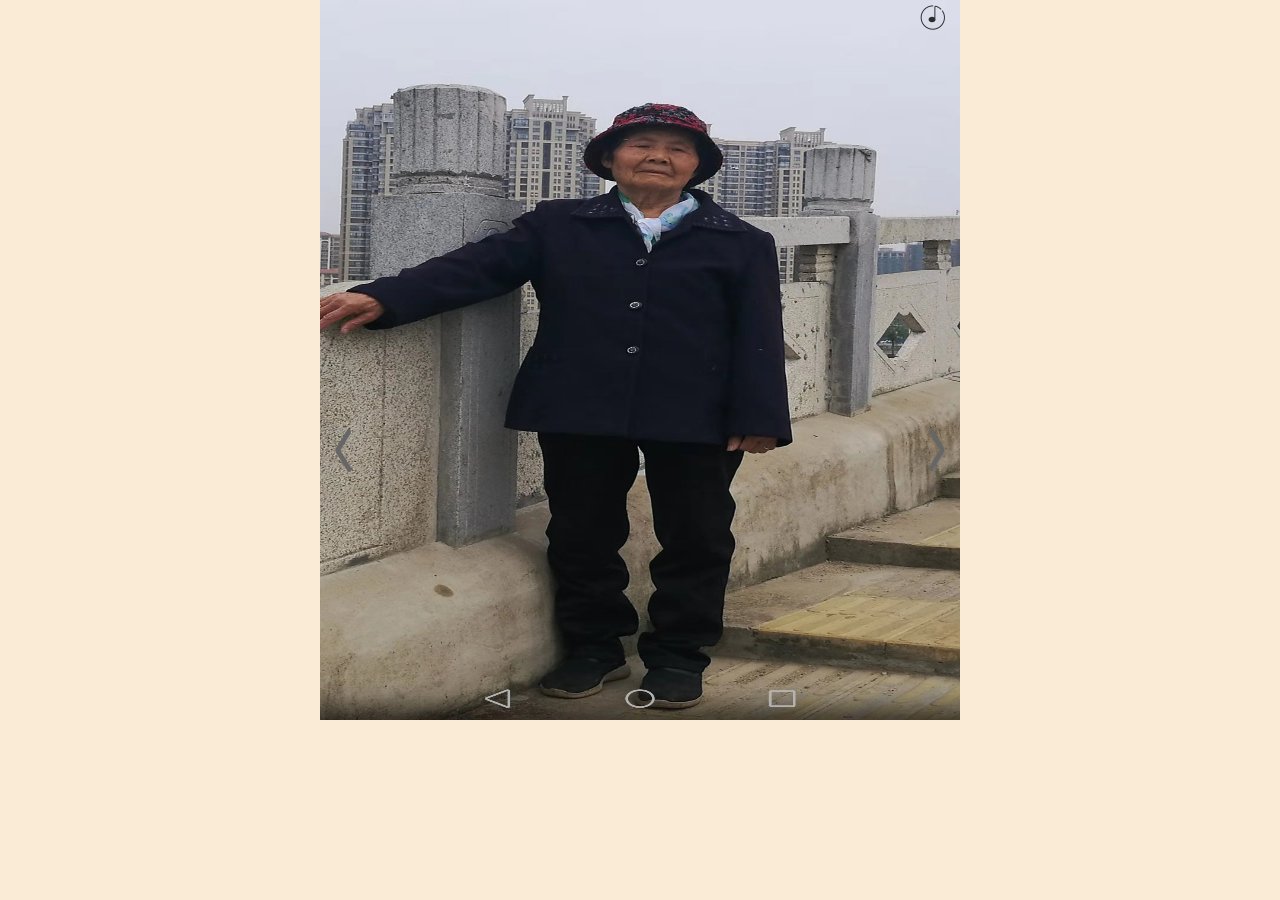
<file: grandma/index.html>
﻿<!DOCTYPE html>
<html>

	<head>
		<meta http-equiv="Content-Type" content="text/html; charset=utf-8" />
		<title>奶奶的相册</title>
		<meta name="viewport" content="initial-scale=1">
		<!--<link rel="stylesheet" href="../../dist/css/swiper.min.css">
<script src="../../dist/js/swiper.min.js"></script>-->
		<link rel="stylesheet" href="css/swiper.min.css">
		<link rel="stylesheet" href="css/animate.min.css">
		<style>
			* {
				margin: 0;
				padding: 0;
			}
			
			html,
			body,
			#banner,
			#banner .swiper-slide {
				height: 100%;
			}
			
			#banner .swiper-wrapper {
				/*display: none;*/
			}
			
			body {
				background: antiquewhite;
				overflow: hidden;
			}
			
			#banner .swiper-slide {
				overflow: hidden;
			}
			
			#banner .swiper-slide img {
				width: 100%;
			}
			
			.text_p {
				color: brown;
				font-size: 18px;
				    position: absolute;
    bottom: 5%;
			}
			
			.thumb-list {
				position: absolute;
				width: 100%;
				left: 0;
				bottom: 5%;
			}
			
			.thumb {
				width: 20%;
				margin-left: 4%;
				float: left;
			}
			
			.thumb .swiper-slide img {
				width: 100%;
				display: block;
			}
			
			.swiper-container .right {
				background-image: url("img/jt_right.png")!important;
			}
			
			.swiper-container .left {
				background-image: url("img/jt_right.png")!important;
				transform: rotate(180deg);
				-webkit-transform: rotate(180deg);
			}
			
			.yue {
				position: absolute;
				top: 0;
				left: 0;
				z-index: -1;
				opacity: 0;
			}
			
			.bgimg {
				overflow: hidden;
				margin: 0 0 20px 0;
				position: relative;
				/* max-height: 90vh; */
				height: 100%;
			}
			
			.info {
				color: azure;
				height: 300px;
				background-repeat: no-repeat;
				background-size: 110%;
				background-position: center;
				text-align: center;
				margin-top: 15%;
				padding-top: 20%;
				letter-spacing: 2px;
				line-height: 32px;
			}
			
			.p1 {
				width: 100%;
				top: 20%;
				position: absolute;
			}
			
			.p2 {
				top: 30%;
				position: absolute;
				left: 50%;
				transform: translate(-50%, -50%);
				width: 100%;
			}
			
			.p3 {
				top: 40%;
				position: absolute;
				left: 50%;
				transform: translate(-50%, -50%);
				width: 100%;
			}
			
			.loading {
				height: 100%;
				text-align: center;
				position: relative;
				background: aliceblue;
			}
			
			.page {
				position: absolute;
				left: 50%;
				top: 50%;
				transform: translate(-50%, -50%);
			}
			
			.gif_demo {
				position: fixed;
				top: 0;
				left: 0;
				width: 100%;
				height: 100%;
				background: #121C1D;
				z-index: 9999999999;
				-webkit-perspective: 2000px;
			}
			
			.load_img {
				position: absolute;
				top: 40%;
				left: 50%;
				width: 80px;
				height: 80px;
				margin: -30px auto 0px -30px;
				-webkit-animation: 3s linear 0s infinite flipY;
				border-radius: 50%;
			}
			
			@keyframes flipY {
				0% {
					-webkit-transform: perspective(1200px) rotateY(0deg);
					transform: perspective(1200px) rotateY(0deg);
				}
				100% {
					-webkit-transform: perspective(1200px) rotateY(360deg);
					transform: perspective(1200px) rotateY(360deg);
				}
			}
			
			@-webkit-keyframes flipY {
				0% {
					-webkit-transform: perspective(200px) rotateY(0deg);
					transform: perspective(200px) rotateY(0deg);
				}
				100% {
					-webkit-transform: perspective(200px) rotateY(360deg);
					transform: perspective(200px) rotateY(360deg);
				}
			}
			/**音乐**/

.pauseBtn {
	background: url(img/music1.png) no-repeat;
	background-size: 100% 100%;
  position: absolute;

	width: 25px;
	height: 25px;
	top: 5px;
	right: 15px;
	    z-index: 100;
}

.rotate {
	-webkit-animation: rotate 3s infinite linear;
	animation: rotate 3s infinite linear;
}

@-webkit-keyframes rotate {
	0% {
		transform: rotate(0deg);
	}
	100% {
		transform: rotate(360deg);
	}
}

@keyframes rotate {
	0% {
		transform: rotate(0deg);
	}
	100% {
		transform: rotate(360deg);
	}
}
.xzAni {
animation: xz 15s ease infinite both;
}
.resize{
	height: 80vh;
}
/*旋转放大*/
@keyframes xz {
  0% {
      transform: rotate(0deg) scale(1);
  }
  50%{  transform: rotate(7deg) scale(1.2); }

  100%{  transform: rotate(0) scale(1) }
}
/*曲折进入*/
  @-webkit-keyframes qzin {
                0% {
                     transform: scaleX(0.6) scaleY(0.6) translateX(3px) translateY(941px) rotate(-10deg) rotateX(0deg) rotateY(0deg);
                }

                50% {
                    transform: scaleX(0.7) scaleY(0.7) translateX(0px) translateY(0px) rotate(10deg) rotateX(0deg) rotateY(0deg);
                }

                100% {
                     transform: scaleX(1) scaleY(1) translateX(0px) translateY(0px) rotate(0deg) rotateX(0deg) rotateY(0deg);
                }
   }
   .qzin {
animation: qzin 8s ease infinite both;
} 
		</style>
	</head>

	<body>
		<div class="loading">
			<div class="pageLoading"><img class="load_img" src="img/zhu.jpg" /></div>
			<div class="page">
				<div class="h832" style="padding-top: 0px;">
					<div class="innerDiv">
						<div class="line_c">
							<div class="line"></div>
						</div>
						<p>0% loading...</p>
					</div>
				</div>
			</div>
		</div>
<audio id="bgmusic" class="yue" controls preload="auto" loop="loop">
    <source src="http://img1.wushang.com/img/2017/mobile/music.mp3" type="audio/mpeg">
</audio>
		<div style="max-width:640px; margin:0 auto; height:100%; position:relative;">
			<div class="swiper-container" id="banner">
				<div class="swiper-wrapper">
					<div class="swiper-slide">
						<img src="img/7.jpg" class="ani resize qzin"  >
						<!--<p class="text_p">123456</p>-->
					</div>
					<div class="swiper-slide">
						<img src="img/1.jpg" class="ani resize qzin"  >
						<!--<p class="text_p">123456</p>-->
					</div>
					<div class="swiper-slide">
						<img src="img/2.jpg" class="ani resize xzAni">
						
					</div>
					<div class="swiper-slide">
						<img src="img/3.jpg" class="ani resize qzin" >
						
					</div>
					<div class="swiper-slide">
						<img src="img/4.jpg" class="ani resize xzAni">
					</div>
					<!--<div class="swiper-slide">
						<img src="img/5.jpg" class="ani resize qzin">
					</div>-->
					<div class="swiper-slide">
						<img src="img/6.jpg" class="ani resize xzAni">
					</div>
						<div class="swiper-slide">
						<img src="img/8.jpg" class="ani resize qzin">
					</div>
							<div class="swiper-slide">
						<img src="img/9.jpg" class="ani resize xzAni">
					</div>
							<div class="swiper-slide">
						<img src="img/10.jpg" class="ani resize qzin">
					</div>
						<div class="swiper-slide">
						<img src="img/11.jpg" class="ani resize xzAni">
					</div>
					<div class="swiper-slide">

						<div class="bgimg">
							<img src="img/000.jpg" height="100%" />
							<div class="info">
								<p class="p1 ani" swiper-animate-effect="fadeIn" swiper-animate-duration="1s" swiper-animate-delay=".5s">慈竹当风空有影</p>
								<p class="p2 ani" swiper-animate-effect="fadeIn" swiper-animate-duration="2s" swiper-animate-delay="1s">晚萱经雨似留芳</p>
								<p class="p3 ani" swiper-animate-effect="fadeIn" swiper-animate-duration="3s" swiper-animate-delay="2s" style="font-weight: bold;">缅怀世去的奶奶，愿天堂没有病痛！</p>
							</div>
						</div>
					</div>
				</div>
				<div class="swiper-button-prev left"></div>
				<div class="swiper-button-next right"></div>

			</div>
			<!--音乐-->
           <div class="pauseBtn rotate"></div>
		</div>
		<script src="js/swiper.min.js"></script>
		<script src="js/swiper.animate.min.js"></script>
		<script src="js/zpto.js"></script>
		<script type="text/javascript">
			 scaleW = window.innerWidth / 320;
        scaleH = window.innerHeight / 480;
        var resizes = document.querySelectorAll('.resize');
        for (var j = 0; j < resizes.length; j++) {
            resizes[j].style.width = parseInt(resizes[j].style.width) * scaleW + 'px';
            resizes[j].style.height = parseInt(resizes[j].style.height) * scaleH + 'px';
            resizes[j].style.top = parseInt(resizes[j].style.top) * scaleH + 'px';
            resizes[j].style.left = parseInt(resizes[j].style.left) * scaleW + 'px';
        }
			var speed = 0;

			function preloadimages(arr) {
				var newimages = [],
					loadedimages = 0;
				var arr = (typeof arr != "object") ? [arr] : arr;

				function imageloadpost() {
					loadedimages++;
					speed = parseInt(loadedimages / arr.length * 100);
					$('.loading p').text(speed + '% loading...');
					$('.line_c .line').css('left', -(100 - speed) + '%');
					if(loadedimages == arr.length) {
						$('.loading').hide();
										document.getElementById("bgmusic").play()
						var bannerSwiper = new Swiper('#banner', {
						
							effect: 'coverflow',
							speed:1000,
							loop : true,
				
							navigation: {
								nextEl: '.swiper-button-next',
								prevEl: '.swiper-button-prev'
							},
							on: {
								init: function() {
									swiperAnimateCache(this); //隐藏动画元素 
									swiperAnimate(this); //初始化完成开始动画
									console.log(this.slides.length)
								},
								slideChangeTransitionEnd: function() {
									swiperAnimate(this); //每个slide切换结束时也运行当前slide动画
									//this.slides.eq(this.activeIndex).find('.ani').removeClass('ani'); 动画只展现一次，去除ani类名
								}
								}
						})
					}
			}
				
				for(var i = 0; i < arr.length; i++) {
					newimages[i] = new Image();
					newimages[i].src = arr[i];
					newimages[i].onload = function() {
						imageloadpost();
					}
					newimages[i].onerror = function() {
						imageloadpost()
					}
				}
			}
			var imagesarray = ["https://pengboran.github.io/swiper/13111/show/p1.jpg", "https://pengboran.github.io/swiper/grandma/img/3.jpg", "https://pengboran.github.io/swiper/13111/show/p4.jpg"];
			preloadimages(imagesarray);
			
			           (function() {

                var pause=true;
                document.getElementsByClassName("pauseBtn")[0].onclick=function(){
                    if (pause) {
                        pause=false;
                        document.getElementById("bgmusic").pause();
                        this.style.background="url(img/music2.png) no-repeat";
                        this.style.backgroundSize="100% 100%";
                    }else{
                        pause=true;
                        document.getElementById("bgmusic").play();
                        this.style.background="url('img/music1.png') no-repeat";
                        this.style.backgroundSize="100% 100%";
                    }

                }
            })();
		</script>
	</body>

</html>
</file>
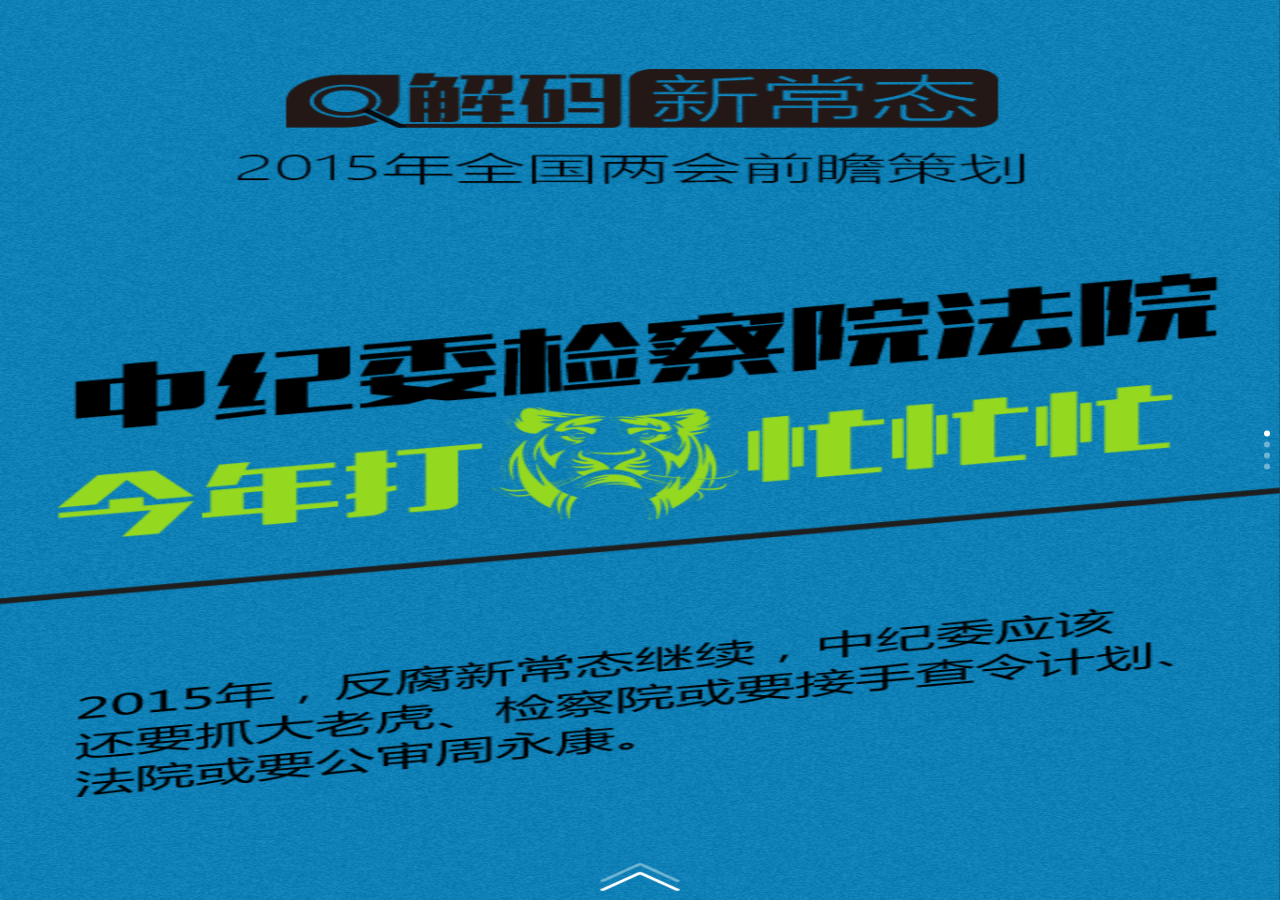
<file: tiger/index.html>
﻿<!DOCTYPE html>
<html>
<head>
<meta http-equiv="Content-Type" content="text/html; charset=utf-8" />
<title>打虎新形态</title>
<meta name='viewport' content='width=device-width, initial-scale=1.0, maximum-scale=1.0'/>
<link rel="stylesheet" href="css/swiper.min.css">
<link rel="stylesheet" href="css/animate.min.css">
<script src="js/swiper.min.js"></script>
<script src="js/swiper.animate.min.js"></script>

<!--<link rel="stylesheet" href="/dist/css/swiper.min.css">
<link rel="stylesheet" href="/dist/css/animate.min.css">
<script src="/dist/js/swiper.min.js"></script>
<script src="/dist/js/swiper.animate.min.js"></script>-->

<style>
*{
	margin:0;
	padding:0;
}
html,body{
	height:100%;
}
body{
	font-family:"microsoft yahei";
}
.swiper-container {
  /*  width: 320px;
    height: 480px;*/
	width: 100%;
    height: 100%;
	background:#000;

  
}  

.swiper-slide{
	width:100%;
	height:100%;
	background:url(upload/bg.jpg) no-repeat left top;
	background-size:100% 100%;

}
img{
	display:block;
}
.swiper-pagination-bullet {
width: 6px;
height: 6px;
background: #fff;
opacity: .4;
}
.swiper-pagination-bullet-active {
opacity: 1;
}
@-webkit-keyframes start {
	0%,30% {opacity: 0;-webkit-transform: translate(0,10px);}
	60% {opacity: 1;-webkit-transform: translate(0,0);}
	100% {opacity: 0;-webkit-transform: translate(0,-8px);}
}
@-moz-keyframes start {
	0%,30% {opacity: 0;-moz-transform: translate(0,10px);}
	60% {opacity: 1;-moz-transform: translate(0,0);}
	100% {opacity: 0;-moz-transform: translate(0,-8px);}
}
@keyframes start {
	0%,30% {opacity: 0;transform: translate(0,10px);}
	60% {opacity: 1;transform: translate(0,0);}
	100% {opacity: 0;transform: translate(0,-8px);}
}
.ani{
	position:absolute;
	}
.txt{
	position:absolute;
}
#array{
	position:absolute;z-index:999;-webkit-animation: start 1.5s infinite ease-in-out;
}
</style>
</head>

<body>
<div class="swiper-container">
    <div class="swiper-wrapper">
    <!-------------slide1----------------->
        <section class="swiper-slide swiper-slide1">

        <img src="upload/bonus_01.png" class="ani resize" style="width:320px;height:43px;left:0px;top:30px;z-index:3;" swiper-animate-effect="zoomIn" swiper-animate-duration="1.5s" swiper-animate-delay="0s"  > 
        <img src="upload/bonus_02.jpg" class="ani resize" style="width:320px;height:27px;left:0px;top:75px;z-index:3;" swiper-animate-effect="fadeIn" swiper-animate-duration="0.5s" swiper-animate-delay="1.5s"  > 
        <img src="upload/001.png" class="ani resize" style="width:320px;height:188px;left:0;top:140px;z-index:2;" swiper-animate-effect="rotateInDownLeft" swiper-animate-duration="0.5s" swiper-animate-delay="2s"   > 
        <img src="upload/002.png"  class="ani resize" style="width:320px;height:188px;left:0px;top:140px;z-index:1;" swiper-animate-effect="bounceInDown" swiper-animate-duration="1.5s" swiper-animate-delay="2.5s"  >
        <img src="upload/003.png"  class="ani resize" style="width:320px;height:112px;left:0px;top:320px;z-index:1;" swiper-animate-effect="fadeInUp" swiper-animate-duration="0.5s" swiper-animate-delay="4s"  >
        
        </section>
     <!---------------slide2-------------->   
        <section class="swiper-slide swiper-slide2">
        <img src="upload/004.png" class="ani resize" style="width:320px;height:64px;left:0px;top:10px;z-index:5; " swiper-animate-effect="bounce" swiper-animate-duration="0.5s" swiper-animate-delay="0s"  > 
      <img src="upload/005.png" class="ani resize" style="width:320px;height:42px;left:0px;top:100px;z-index:4;" swiper-animate-effect="fadeIn" swiper-animate-duration="0.5s" swiper-animate-delay="0.5s"  > 
        <img src="upload/006.png" class="ani resize" style="width:320px;height:264px;left:0px;top:160px;z-index:3;" swiper-animate-effect="zoomInDown" swiper-animate-duration="0.5s" swiper-animate-delay="1s"  > 
        
        </section>
     <!----------------slide3-------------->
        <section class="swiper-slide swiper-slide3">
        
        <img src="upload/007.png" class="ani resize" style="width:320px;height:66px;left:0px;top:30px;z-index:5; " swiper-animate-effect="bounce" swiper-animate-duration="0.5s" swiper-animate-delay="0s"  > 
      <img src="upload/008.png" class="ani resize" style="width:320px;height:192px;left:0px;top:220px;z-index:4;" swiper-animate-effect="bounceInLeft" swiper-animate-duration="0.5s" swiper-animate-delay="1s"  > 
        <img src="upload/009.png" class="ani resize" style="width:320px;height:77px;left:0px;top:110px;z-index:3;" swiper-animate-effect="zoomIn" swiper-animate-duration="0.5s" swiper-animate-delay="0.5s"  > 
        <img src="upload/010.png" class="ani resize" style="width:320px;height:192px;left:0px;top:220px;z-index:2;" swiper-animate-effect="bounceInRight" swiper-animate-duration="0.5s" swiper-animate-delay="1.5s"   > 
       
        
        </section>
        <!-------------slide4----------------->
        <section class="swiper-slide swiper-slide4">
        <img src="upload/001.jpg" class="ani resize" style="width:320px;height:46px;left:0;top:20px;z-index:2;" swiper-animate-effect="fadeInDown" swiper-animate-duration="0.5s" swiper-animate-delay="0s"   > 
        <img src="upload/002.jpg"  class="ani resize" style="width:320px;height:327px;left:0px;top:100px;z-index:1;" swiper-animate-effect="zoomInLeft" swiper-animate-duration="0.5s" swiper-animate-delay="0.5s"  >
 
        </section>
        
        
        
    </div>
    
   <img src="images/arrow.png" style="width:20px;height:15px; top:460px; left:150px;" id="array" class="resize"> 
  <div class="swiper-pagination"></div>  
</div>


<script>  

scaleW=window.innerWidth/320;
scaleH=window.innerHeight/480;
var resizes = document.querySelectorAll('.resize');
          for (var j=0; j<resizes.length; j++) {
           resizes[j].style.width=parseInt(resizes[j].style.width)*scaleW+'px';
		   resizes[j].style.height=parseInt(resizes[j].style.height)*scaleH+'px';
		   resizes[j].style.top=parseInt(resizes[j].style.top)*scaleH+'px';
		   resizes[j].style.left=parseInt(resizes[j].style.left)*scaleW+'px'; 
          }
		  
  var mySwiper = new Swiper ('.swiper-container', {
   direction : 'vertical',
   pagination: '.swiper-pagination',
  //virtualTranslate : true,
   mousewheelControl : true,
   onInit: function(swiper){
   swiperAnimateCache(swiper);
   swiperAnimate(swiper);
	  },
   onSlideChangeEnd: function(swiper){
	swiperAnimate(swiper);
    },
	onTransitionEnd: function(swiper){
	swiperAnimate(swiper);
    },
	
	
	watchSlidesProgress: true,

      onProgress: function(swiper){
        for (var i = 0; i < swiper.slides.length; i++){
          var slide = swiper.slides[i];
          var progress = slide.progress;
          var translate = progress*swiper.height/4;  
		  scale = 1 - Math.min(Math.abs(progress * 0.5), 1);
          var opacity = 1 - Math.min(Math.abs(progress/2),0.5);
          slide.style.opacity = opacity;
		  es = slide.style;
		  es.webkitTransform = es.MsTransform = es.msTransform = es.MozTransform = es.OTransform = es.transform = 'translate3d(0,'+translate+'px,-'+translate+'px) scaleY(' + scale + ')';

        }
      },
	
	   onSetTransition: function(swiper, speed) {
        for (var i = 0; i < swiper.slides.length; i++){
          es = swiper.slides[i].style;
		  es.webkitTransitionDuration = es.MsTransitionDuration = es.msTransitionDuration = es.MozTransitionDuration = es.OTransitionDuration = es.transitionDuration = speed + 'ms';

        }
      },
	
	
	
	   })         
  </script>
</body>
</html>
</file>
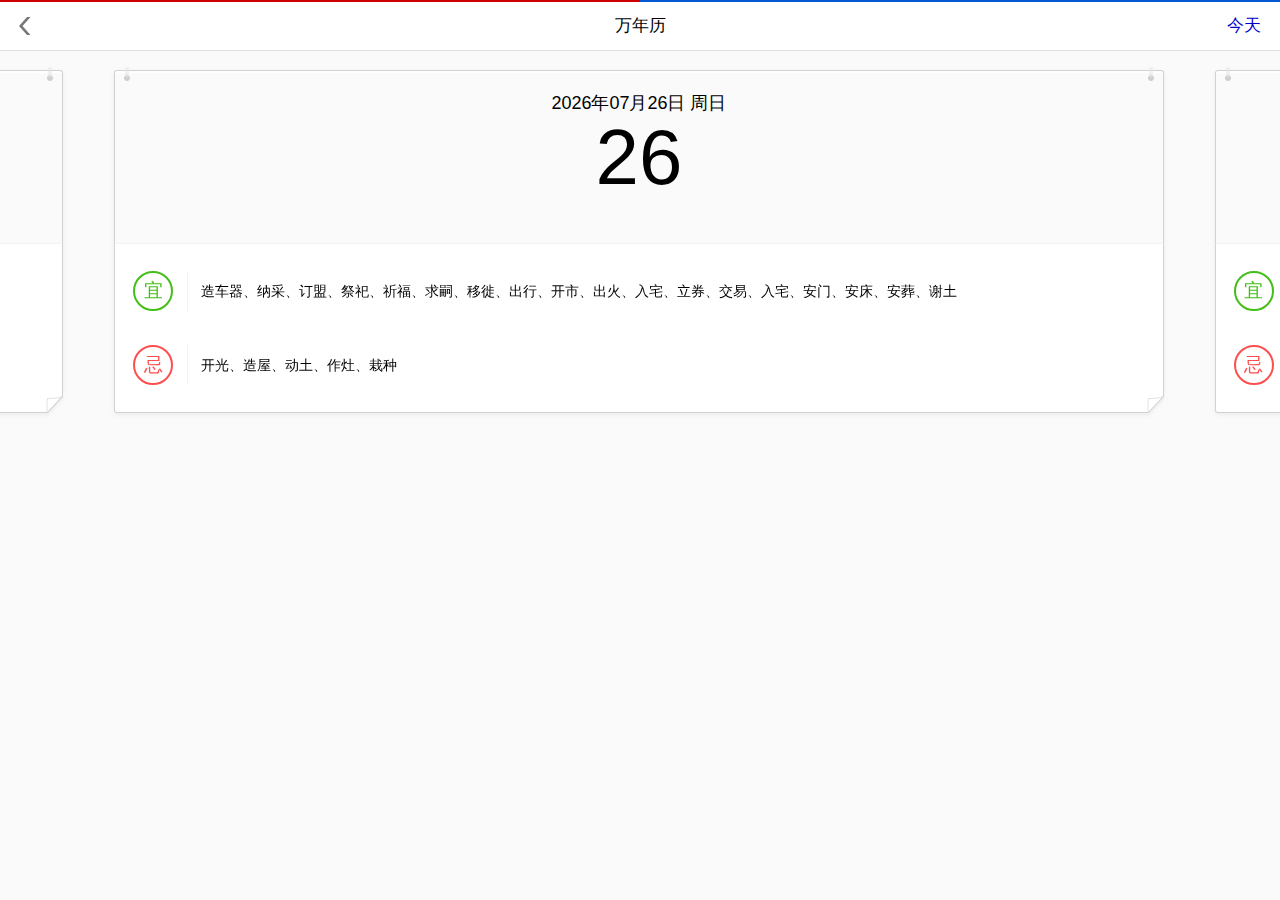
<file: wannianli/index.html>
﻿<!DOCTYPE html>
<html>
<head>
<meta http-equiv="Content-Type" content="text/html; charset=utf-8" />
<meta name="viewport" content="width=device-width, initial-scale=1, maximum-scale=1, user-scalable=no" />
<title>某度万年历</title>
<link rel="stylesheet" href="css/swiper.min.css">
<link rel="stylesheet" href="css/style.css">
</head>

<body>
<div class="wannianli-head"><div class="wannianli-bar"><div class="wannianli-color"></div></div><div class="wannianli-title"><span class="wannianli-ico"></span>万年历<a class="wannianli-log">今天</a></div></div>

<div class="swiper-container">
  <div class="swiper-wrapper">

  </div>
</div>

<script language="JavaScript" type="text/javascript" src="js/getToday.js"></script>
‍<script language="JavaScript" type="text/javascript" src="js/getCNdate.js"></script>
<script src="js/swiper.min.js"></script>
<script src="js/wannianli.js"></script>
</body>
</html>
</file>
<file: wannianli/css/style.css>
﻿@charset "utf-8";
*{
	margin:0;
	padding:0;
}
body{
	background:#fafafa;
	font: 14px Arial,Helvetica,sans-serif;
}
.wannianli-bar{
	height: 2px;
    background: #0058d2;
}
.wannianli-color{
    height: 100%;
    width: 50%;
    background: #cc0000;
}
.wannianli-title {
	position:relative;
    line-height: 48px;
    font-size: 17px;
    border-bottom: 1px solid #e0e0e0;
    text-align: center;
    background: #fff;
}
.wannianli-title a {
    position: absolute;
    display: block;
    padding: 0 19px;
    height: 48px;
    line-height: 48px;
    top: 0;
    right: 0;
    color: #00c;
}
.wannianli-title span {
    position: absolute;
    display: block;
    width: 12px;
    height: 18px;
    background-position: 0 -80px;
    border: 15px solid #fff;
    margin-left: 4px;
}
.wannianli-ico {
    background: url(../img/icon.png) no-repeat 23px 0 #fff;
    background-size: 20px 155px;
}
/**/
.swiper-container{
	padding:19px 0;
}
.swiper-slide{
	width:82%;
	padding:0 2%;
}
.wannianli-card {
	width:100%;
    display: inline-block;
    position: relative;
    border-radius: 3px;
    box-shadow: 0 2px 5px rgba(0,0,0,.06);
    background: #fff;
}
.wannianli-info {
    height: 170px;
    background: #fafafa;
    border: 1px solid #d1d1d1;
    border-bottom: 1px solid #f3f3f3;
    text-align: center;
    overflow: hidden;
    padding-top: 2px;
    box-shadow: inset 0 2px #fff;
    border-top-left-radius: 3px;
    border-top-right-radius: 3px;
}
.wannianli-info>* {
    margin: 0;
    padding: 0;
    font-weight: normal;
    white-space: nowrap;
    text-overflow: ellipsis;
    overflow: hidden;
    white-space: nowrap;
    padding: 0 10px;
    line-height: 24px;
}
.wannianli-info h2 {
    font-size: 18px;
    margin-top: 18px;
}
.wannianli-info h1 {
    font-size: 78px;
    line-height: 90px;
    margin: -3px 0 -8px 0;
}
.wannianli-info h3 {
    font-size: 17px;
}
.wannianli-info h4 {
    font-size: 12px;
    color: #777;
    margin-top: -4px;
}
/**/
.wannianli-other {
    padding: 20px 18px;
    border: 1px solid #d1d1d1;
    border-top: none;
    border-bottom-left-radius: 3px;
}
.wannianli-other table {
    border: none;
    border-collapse: collapse;
}
.wannianli-other table:last-child {
    margin-top: 20px;
}
.wannianli-other table td {
	height:54px;
    padding: 0;
    font-size: 14px;
    line-height: 18px;
}
.wannianli-other table div {
    position: relative;
    display: inline-block;
    font-size: 19px;
    border-radius: 50%;
    border: 2px solid #43bf18;
    text-align: center;
    color: #43bf18;
    height: 36px;
    line-height: 36px;
    width: 36px;
    margin-right: 28px;
}
.wannianli-other table:last-child div {
    color: #ff4e4e;
    border: 2px solid #ff4e4e;
}
.wannianli-other table div i {
    width: 1px;
    height: 40px;
    position: absolute;
    top: -2px;
    right: -17px;
    background: #f3f3f3;
}
.wannianli-lt, .wannianli-rt {
    position: absolute;
    display: block;
    width: 6px;
    height: 14px;
    background-position: 0 -115px;
    top: -3px;
    left: 10px;
}
.wannianli-rt {
    left: auto;
    right: 10px;
}
.wannianli-rb {
    position: absolute;
    display: block;
    width: 20px;
    height: 25px;
    background-position: 0 -130px;
    bottom: -5px;
    right: -3px;
}
</file>
